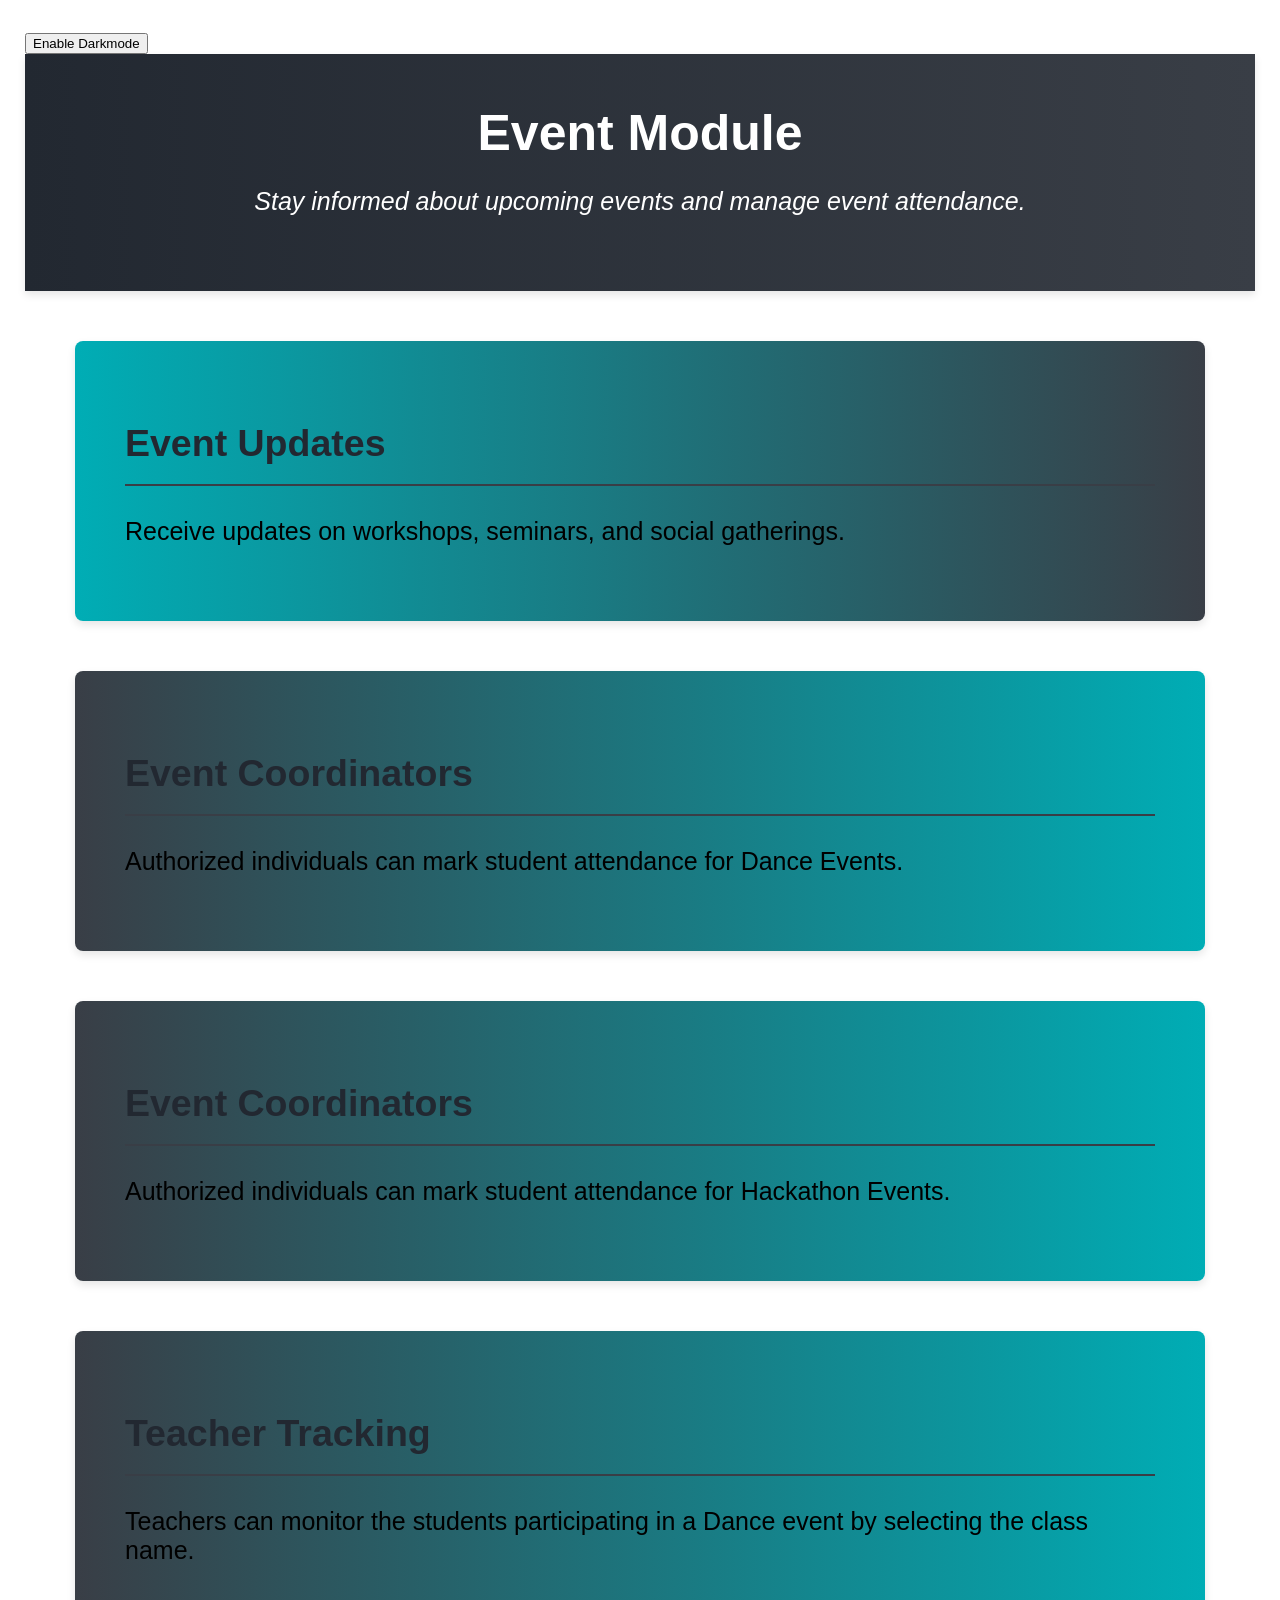
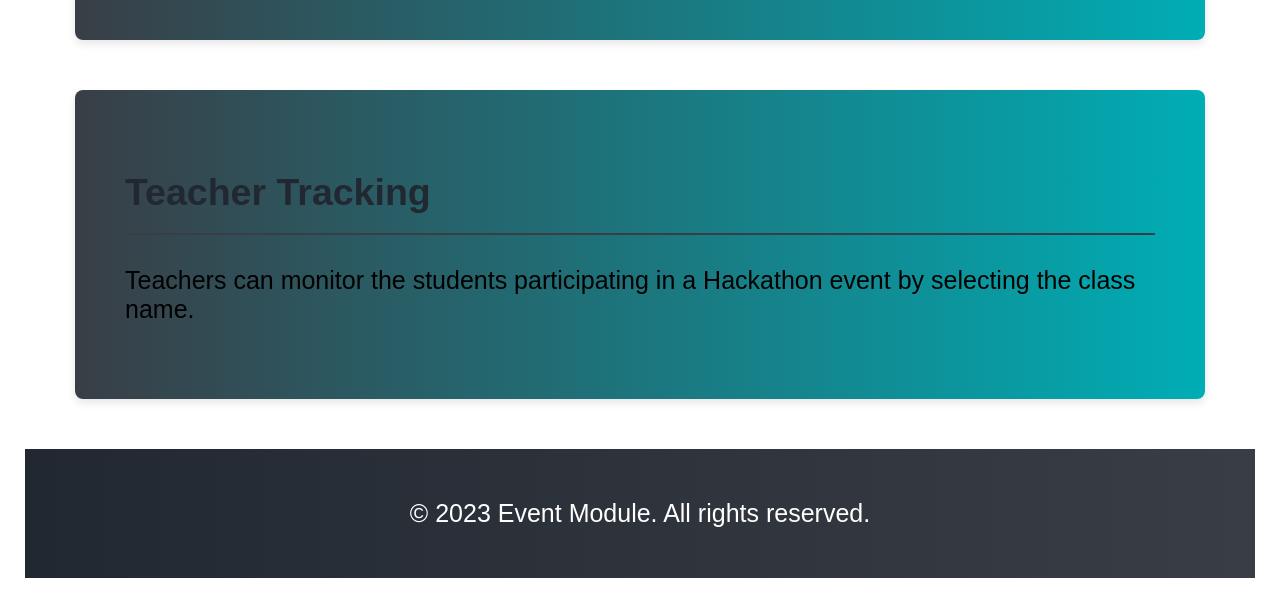
<file: index.html>
<!DOCTYPE html>
<html lang="en">
<head>
    <meta charset="UTF-8">
    <meta name="viewport" content="width=device-width, initial-scale=1.0">
    <link rel="stylesheet" href="home.css">
    <title>Event Module</title>
<style>
a {
    text-decoration: none;
    color: inherit;
}
body {
  padding: 25px;
  background-color: white;
  color: black;
  font-size: 25px;
}

.dark-mode {
  background-color: black;
  color: white;
}

.button{
    padding-left: 20px;
}
</style>

</head>
<body>
    <button onclick="myFunction()">Enable Darkmode</button>
    <div class="container">
        <header class="header">
            <h1>Event Module</h1>
            <p>Stay informed about upcoming events and manage event attendance.</p>
        </header>

        <section class="event-updates section">
            <a href="event_updates.html">
            <h2>Event Updates</h2>
            <p>Receive updates on workshops, seminars, and social gatherings.</p>
            </a>
        </section>

        <section class="event-coordinators section">
            <a href="attendance.html">
            <h2>Event Coordinators</h2>
            <p>Authorized individuals can mark student attendance for Dance Events.</p></a>
        </section>
        
        <section class="event-coordinators section">
            <a href="attendancehack.html">
            <h2>Event Coordinators</h2>
            <p>Authorized individuals can mark student attendance for Hackathon Events.</p></a>
        </section>


    

        <section class="teacher-tracking section">
            <a href="search.html">
            <h2>Teacher Tracking</h2>
            <p>Teachers can monitor the students participating in a Dance event by selecting the class name.</p>
            </a>
         </section>
         
         <section class="teacher-tracking section">
            <a href="searchHACK.html">
            <h2>Teacher Tracking</h2>
            <p>Teachers can monitor the students participating in a Hackathon event by selecting the class name.</p>
            </a>
         </section>

        

<script>
function myFunction() {
   var element = document.body;
   element.classList.toggle("dark-mode");
}
</script>
        <footer class="footer">
            <p>&copy; 2023 Event Module. All rights reserved.</p>
        </footer>
    </div>
</body>
</html>
</file>
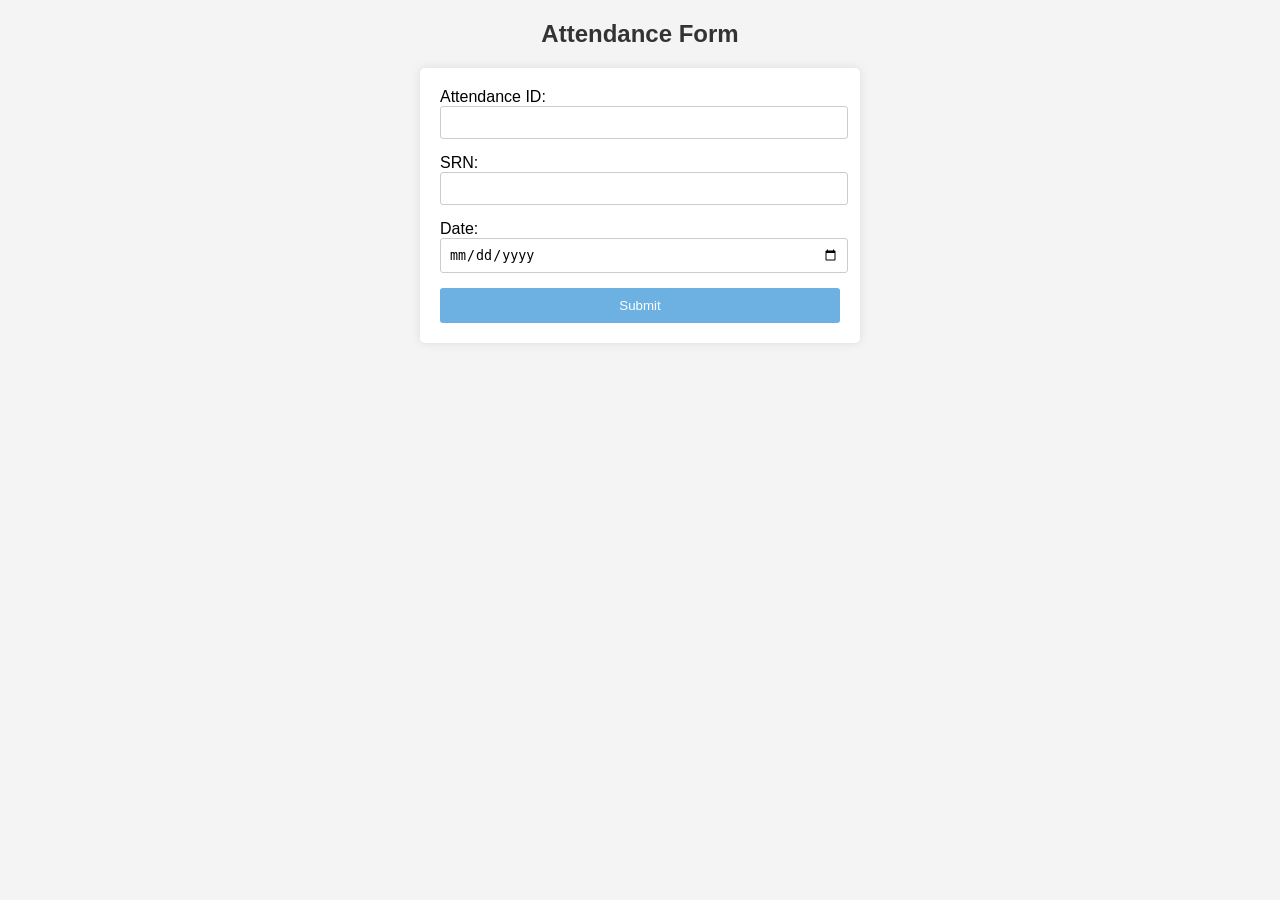
<file: attendance.html>
<!DOCTYPE html>
<html>
<head>
    <title>Attendance Form</title>
    <style>body {
        font-family: Arial, sans-serif;
        background-color: #f4f4f4;
        margin: 0;
        padding: 0;
    }
    
    h2 {
        text-align: center;
        margin-top: 20px;
        color: #333;
    }
    
    .attendance-form {
        width: 400px;
        margin: 20px auto;
        background: #fff;
        padding: 20px;
        border-radius: 5px;
        box-shadow: 0 0 10px rgba(0, 0, 0, 0.1);
    }
    
    .form-group {
        margin-bottom: 15px;
    }
    
    .input-field {
        width: calc(100% - 10px);
        padding: 8px;
        border: 1px solid #ccc;
        border-radius: 3px;
        transition: border-color 0.3s ease;
    }
    
    .input-field:focus {
        outline: none;
        border-color: #6cb1e1;
    }
    
    .submit-btn {
        width: 100%;
        padding: 10px;
        background-color: #6cb1e1;
        border: none;
        color: white;
        border-radius: 3px;
        cursor: pointer;
        transition: background-color 0.3s ease;
    }
    
    .submit-btn:hover {
        background-color: #4a8ab7;
    }
    
    .stu-att input[type="submit"] {
            background-color: #6cb1e1;
            border: none;
            color: white;
            padding: 10px 20px;
            text-align: center;
            text-decoration: none;
            display: inline-block;
            font-size: 16px;
            margin: 4px 2px;
            transition-duration: 0.4s;
            cursor: pointer;
            border-radius: 4px;
        }

        .stu-att input[type="submit"]:hover {
            background-color: #4a8ab7;
        }

        .stu body {
            font-family: Arial, sans-serif;
            background-color: #f4f4f4;
            margin: 0;
            padding: 0;
        }

        .stu h2 {
            text-align: center;
            margin-top: 20px;
            color: #333;
        }
    </style>
</head>
<body>
    <h2>Attendance Form</h2>
    <form action="attendanceRecord.php" method="post" class="attendance-form">
        <div class="form-group">
            <label for="attendance_id">Attendance ID:</label><br>
            <input type="text" id="attendance_id" name="attendance_id" class="input-field">
        </div>

        <div class="form-group">
            <label for="srn">SRN:</label><br>
            <input type="text" id="srn" name="srn" class="input-field">
        </div>

        <div class="form-group">
            <label for="date">Date:</label><br>
            <input type="date" id="date" name="date" class="input-field">
        </div>

        <input type="submit" value="Submit" class="submit-btn">
    </form>
    <!-- <form action="attendance.php" method="post">
        <div class="stu-att">
            <input type="submit" value="students Present list" style="text-align: center;">
        </div>
    </form> -->
</body>
</html>
</file>
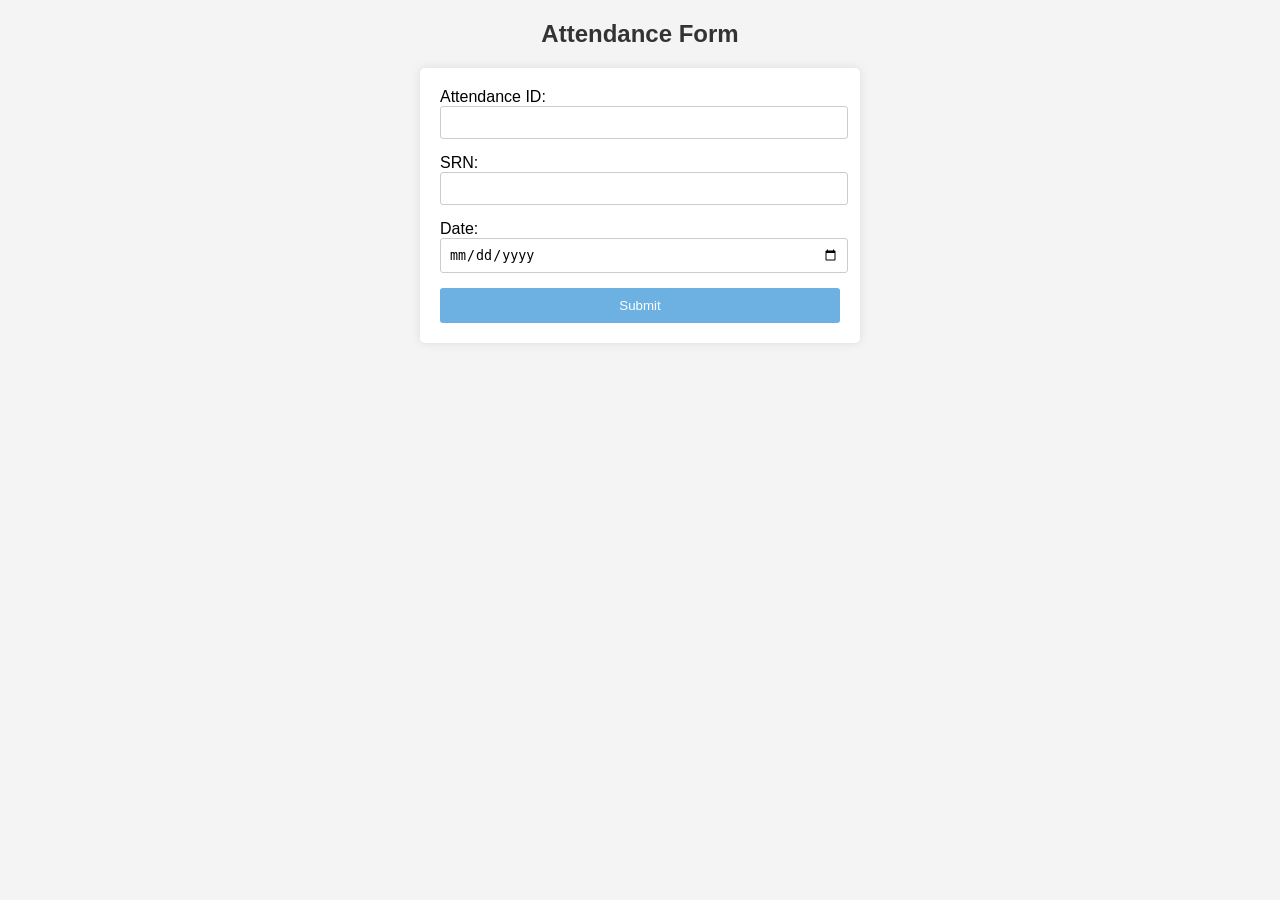
<file: attendancehack.html>
<!DOCTYPE html>
<html>
<head>
    <title>Attendance Form</title>
    <style>body {
        font-family: Arial, sans-serif;
        background-color: #f4f4f4;
        margin: 0;
        padding: 0;
    }
    
    h2 {
        text-align: center;
        margin-top: 20px;
        color: #333;
    }
    
    .attendance-form {
        width: 400px;
        margin: 20px auto;
        background: #fff;
        padding: 20px;
        border-radius: 5px;
        box-shadow: 0 0 10px rgba(0, 0, 0, 0.1);
    }
    
    .form-group {
        margin-bottom: 15px;
    }
    
    .input-field {
        width: calc(100% - 10px);
        padding: 8px;
        border: 1px solid #ccc;
        border-radius: 3px;
        transition: border-color 0.3s ease;
    }
    
    .input-field:focus {
        outline: none;
        border-color: #6cb1e1;
    }
    
    .submit-btn {
        width: 100%;
        padding: 10px;
        background-color: #6cb1e1;
        border: none;
        color: white;
        border-radius: 3px;
        cursor: pointer;
        transition: background-color 0.3s ease;
    }
    
    .submit-btn:hover {
        background-color: #4a8ab7;
    }
    
    .stu-att input[type="submit"] {
            background-color: #6cb1e1;
            border: none;
            color: white;
            padding: 10px 20px;
            text-align: center;
            text-decoration: none;
            display: inline-block;
            font-size: 16px;
            margin: 4px 2px;
            transition-duration: 0.4s;
            cursor: pointer;
            border-radius: 4px;
        }

        .stu-att input[type="submit"]:hover {
            background-color: #4a8ab7;
        }

        .stu body {
            font-family: Arial, sans-serif;
            background-color: #f4f4f4;
            margin: 0;
            padding: 0;
        }

        .stu h2 {
            text-align: center;
            margin-top: 20px;
            color: #333;
        }
    </style>
</head>
<body>
    <h2>Attendance Form</h2>
    <form action="attendanceRecordHack.php" method="post" class="attendance-form">
        <div class="form-group">
            <label for="attendance_id">Attendance ID:</label><br>
            <input type="text" id="attendance_id" name="attendance_id" class="input-field">
        </div>

        <div class="form-group">
            <label for="srn">SRN:</label><br>
            <input type="text" id="srn" name="srn" class="input-field">
        </div>

        <div class="form-group">
            <label for="date">Date:</label><br>
            <input type="date" id="date" name="date" class="input-field">
        </div>

        <input type="submit" value="Submit" class="submit-btn">
    </form>
    <!-- <form action="attendance.php" method="post">
        <div class="stu-att">
            <input type="submit" value="students Present list" style="text-align: center;">
        </div>
    </form> -->
</body>
</html>
</file>
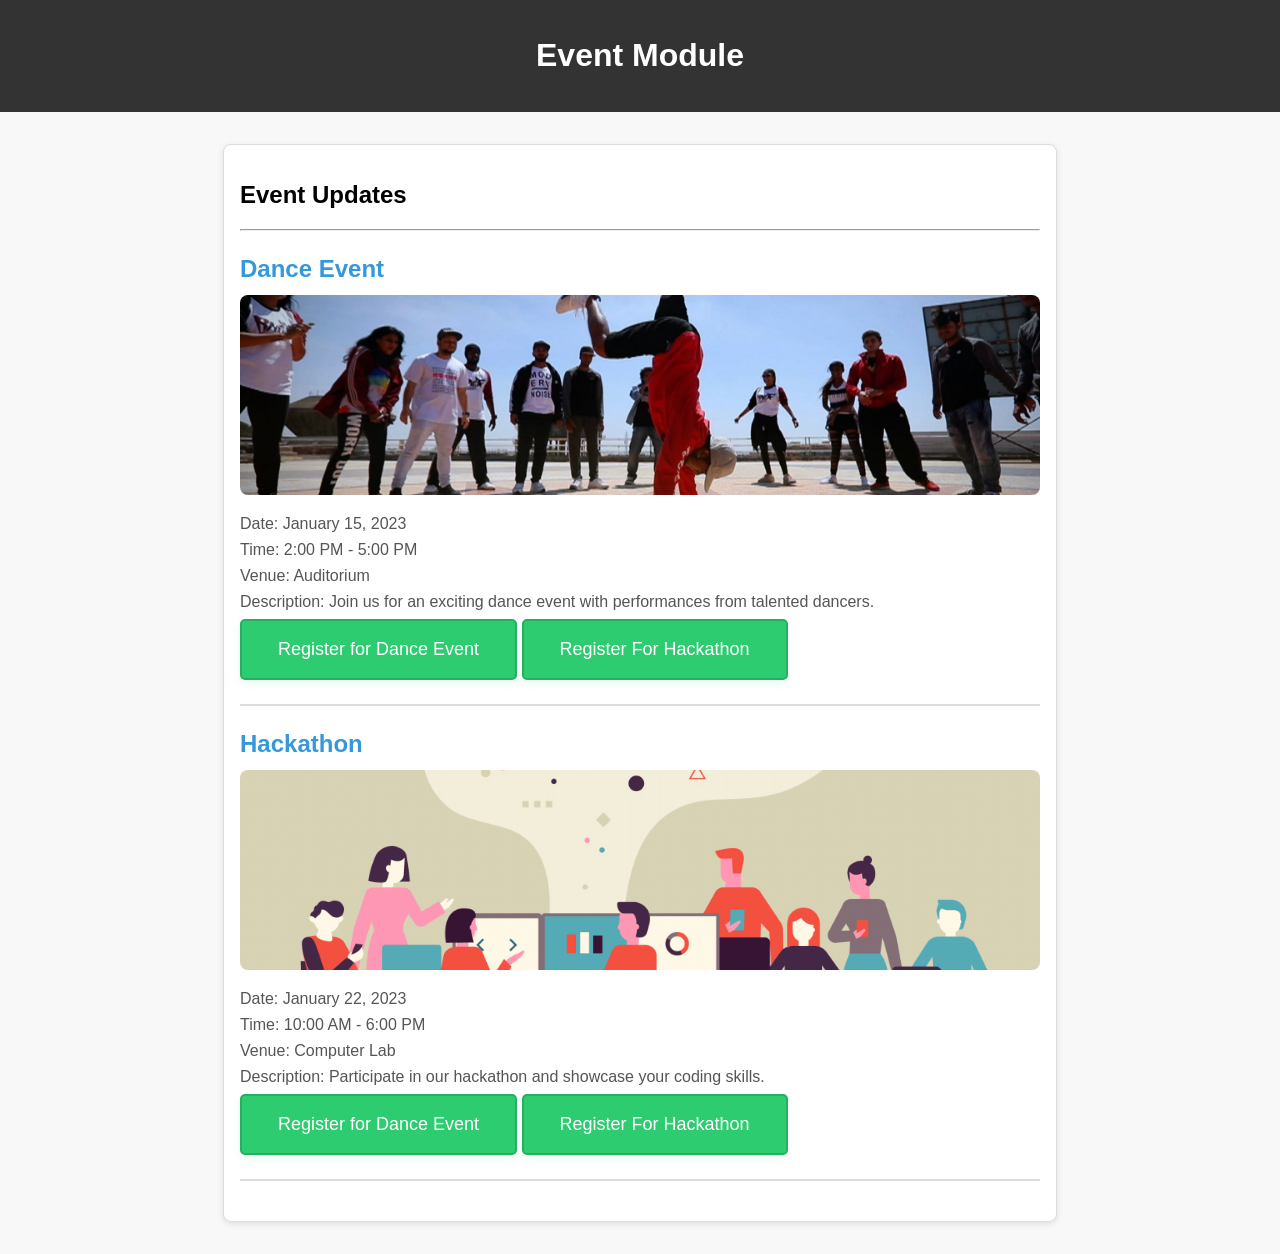
<file: event_updates.html>
<!DOCTYPE html>
<html lang="en">
<head>
    <meta charset="UTF-8">
    <meta name="viewport" content="width=device-width, initial-scale=1.0">
    <title>Event Updates</title>
    <link rel="stylesheet" href="event_updates.css">
</head>
<body>

    <header>
        <h1>Event Module</h1>
    </header>

    <section id="event-updates">
        <h2>Event Updates</h2><hr>
        <div id="event-container">
            <!-- Events will be dynamically added here from the backend -->
        </div>
    </section>

    <script >
  // Sample JavaScript code to dynamically fetch and display events from the backend

// Simulated data from the backend (replace this with actual backend integration)
const eventData = [
    {
        title: 'Dance Event',
        date: 'January 15, 2023',
        time: '2:00 PM - 5:00 PM',
        venue: 'Auditorium',
        description: 'Join us for an exciting dance event with performances from talented dancers.',
        photo: 'dance.jpg', // Add the photo file name or URL
    },
    {
        title: 'Hackathon',
        date: 'January 22, 2023',
        time: '10:00 AM - 6:00 PM',
        venue: 'Computer Lab',
        description: 'Participate in our hackathon and showcase your coding skills.',
        photo: 'hackathon.jpeg', // Add the photo file name or URL
    },
    // Add more events as needed
];

// Function to dynamically populate events in the container
function populateEventContainer() {
    const eventContainer = document.getElementById('event-container');

    eventData.forEach(event => {
        const eventUpdate = document.createElement('div');
        eventUpdate.classList.add('event-update');
        eventUpdate.innerHTML = `
            <h3>${event.title}</h3>
            <img src="${event.photo}" alt="${event.title} Photo" class="event-photo">
            <p>Date: ${event.date}</p>
            <p>Time: ${event.time}</p>
            <p>Venue: ${event.venue}</p>
            <p>Description: ${event.description}</p>
            <button onclick="registerForEvent('${event.title}')">Register for Dance Event</button>
            <button onclick="registerForHackEvent('${event.title}')">Register For Hackathon</button>
        `;

        eventContainer.appendChild(eventUpdate);
    });
}

// Function to handle event registration and redirect to another page
function registerForEvent(eventName) {
    // Replace this with your actual registration logic
    // For demonstration purposes, redirecting to another page
    window.location.href = `stu.html?event=${eventName}`;
   
}
function registerForHackEvent(eventName) {
    // Replace this with your actual registration logic
    // For demonstration purposes, redirecting to another page
    window.location.href = `hack.html?event=${eventName}`;
   
}

// Call the function to populate events on page load
populateEventContainer();


    </script>
</body>
</html>
</file>
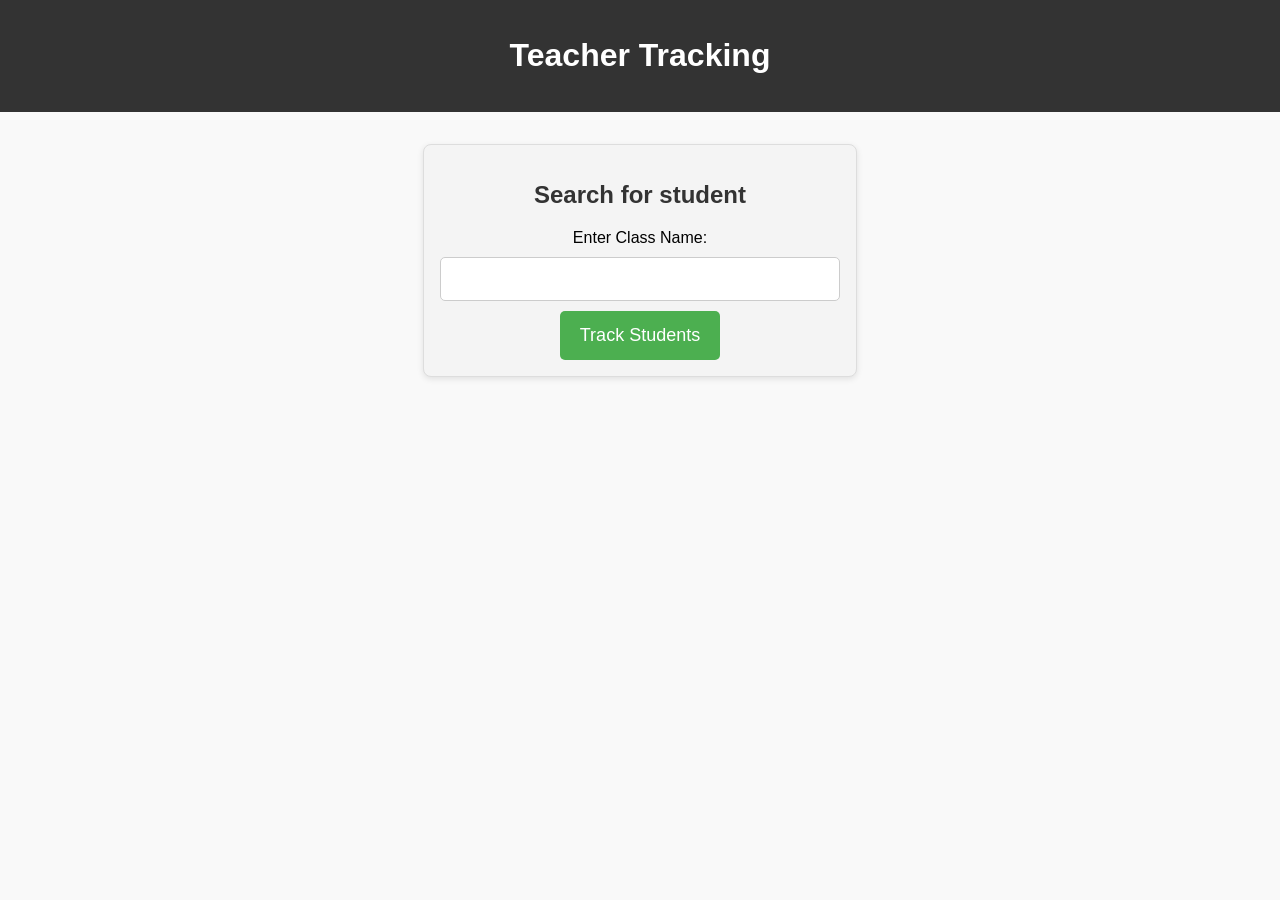
<file: search.html>
<!DOCTYPE html>
<html>
<head>
    <title>Search Students</title>
    <style>

       header {
    background-color: #333;
    color: #fff;
    text-align: center;
    padding: 1em;
}
        
     
body {
    font-family: 'Segoe UI', Tahoma, Geneva, Verdana, sans-serif;
    margin: 0;
    padding: 0;
    background-color: #f9f9f9;
 justify-content: center;
            height: 100vh;

}

div {
    max-width: 600px;
    margin: 2em auto;
    padding: 1em;
    border: 1px solid #ddd;
    border-radius: 8px;
    background-color: #f4f4f4;
    box-shadow: 0 2px 6px rgba(0, 0, 0, 0.1);
    transition: box-shadow 0.3s ease;
    width: 400px;
}

div:hover {
    box-shadow: 0 4px 12px rgba(0, 0, 0, 0.2);
}



        form {
            text-align: center;
        }

        h2 {
            color: #333;
            font-size: 24px;
            margin-bottom: 20px;
        }

        input[type="text"] {
            width: 100%;
            padding: 12px;
            margin: 10px 0;
            border: 1px solid #ccc;
            border-radius: 5px;
            box-sizing: border-box;
            font-size: 16px;
            background-color: #fff; /* White background color */
        }

        input[type="submit"] {
            background-color: #4caf50;
            color: #fff;
            padding: 14px 20px;
            border: none;
            border-radius: 5px;
            cursor: pointer;
            transition: background-color 0.3s ease;
            font-size: 18px;
        }

        input[type="submit"]:hover {
            background-color: #45a049;
        }
    </style>
   
</head>
<body>
     <header>
        <h1>Teacher Tracking</h1>
    </header>

    <div>
        <form action="resultst.php" method="post">
            <h2>Search for student</h2>
            Enter Class Name: <input type="text" name="class_name"/>
            <input type="submit" value="Track Students"/>
        </form>
    </div>

</body>
</html>
</file>
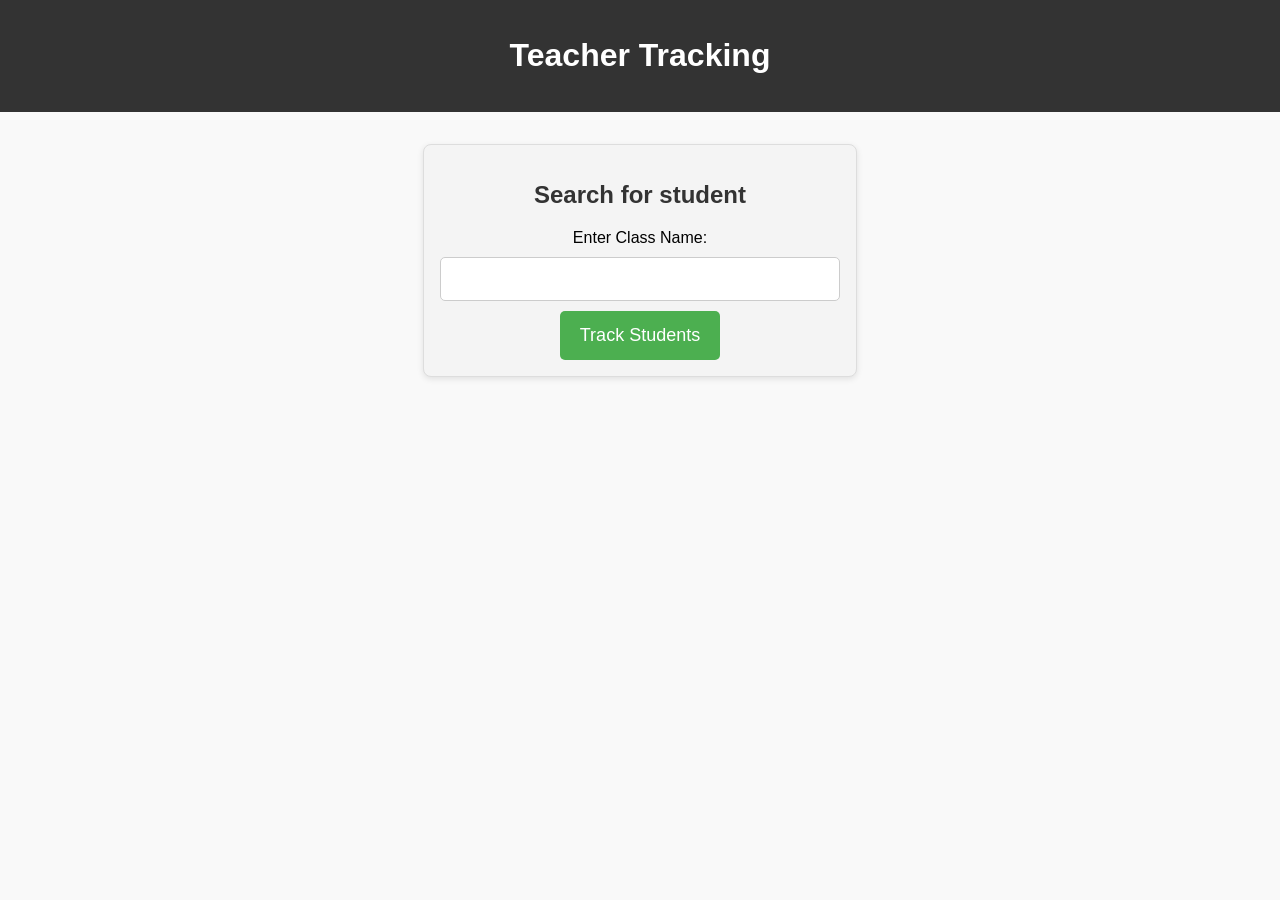
<file: searchHACK.html>
<!DOCTYPE html>
<html>
<head>
    <title>Search Students</title>
    <style>

       header {
    background-color: #333;
    color: #fff;
    text-align: center;
    padding: 1em;
}
        
     
body {
    font-family: 'Segoe UI', Tahoma, Geneva, Verdana, sans-serif;
    margin: 0;
    padding: 0;
    background-color: #f9f9f9;
 justify-content: center;
            height: 100vh;

}

div {
    max-width: 600px;
    margin: 2em auto;
    padding: 1em;
    border: 1px solid #ddd;
    border-radius: 8px;
    background-color: #f4f4f4;
    box-shadow: 0 2px 6px rgba(0, 0, 0, 0.1);
    transition: box-shadow 0.3s ease;
    width: 400px;
}

div:hover {
    box-shadow: 0 4px 12px rgba(0, 0, 0, 0.2);
}



        form {
            text-align: center;
        }

        h2 {
            color: #333;
            font-size: 24px;
            margin-bottom: 20px;
        }

        input[type="text"] {
            width: 100%;
            padding: 12px;
            margin: 10px 0;
            border: 1px solid #ccc;
            border-radius: 5px;
            box-sizing: border-box;
            font-size: 16px;
            background-color: #fff; /* White background color */
        }

        input[type="submit"] {
            background-color: #4caf50;
            color: #fff;
            padding: 14px 20px;
            border: none;
            border-radius: 5px;
            cursor: pointer;
            transition: background-color 0.3s ease;
            font-size: 18px;
        }

        input[type="submit"]:hover {
            background-color: #45a049;
        }
    </style>
   
</head>
<body>
     <header>
        <h1>Teacher Tracking</h1>
    </header>

    <div>
        <form action="resultHack.php" method="post">
            <h2>Search for student</h2>
            Enter Class Name: <input type="text" name="class_name"/>
            <input type="submit" value="Track Students"/>
        </form>
    </div>

</body>
</html>
</file>
<file: home.css>
body {
    font-family: 'Arial', sans-serif;
    margin: 0;
    padding: 0;
    background-color: #f7f7f7;
}

a {
    text-decoration: none;
}

.header {
    background: linear-gradient(to right, #222831, #393E46); /* Gradient from Dark Blue-Grey to Dark Grey */
    color: #fff;
    text-align: center;
    padding: 2em 0;
    box-shadow: 0 4px 8px rgba(0, 0, 0, 0.1);
}

.header h1 {
    margin: 0;
    font-size: 2em;
}

.header p {
    font-style: italic;
}

.section {
    background-color: #EEEEEE; /* Light Gray */
    border-radius: 8px;
    box-shadow: 0 4px 8px rgba(0, 0, 0, 0.1);
    padding: 2em;
    margin: 2em;
    transition: transform 0.3s ease-in-out;
}

.section:hover {
    transform: scale(1.02);
}

.section h2 {
    color: #222831; /* Dark Blue-Grey */
    border-bottom: 2px solid #393E46; /* Dark Grey */
    padding-bottom: 0.5em;
}

.event-updates {
    background: linear-gradient(to right, #00ADB5, #393E46); /* Gradient from Teal to Dark Grey */
}

.event-coordinators {
    background: linear-gradient(to right, #393E46, #00ADB5); /* Gradient from Dark Grey to Teal */
}

.registration {
    background: linear-gradient(to right, #00ADB5, #393E46); /* Gradient from Teal to Dark Grey */
}

.automated-lists {
    background: linear-gradient(to right, #EEEEEE, #393E46); /* Gradient from Light Grey to Dark Grey */
}

.teacher-tracking {
    background: linear-gradient(to right, #393E46, #00ADB5); /* Gradient from Dark Grey to Teal */
}

.footer {
    background: linear-gradient(to right, #222831, #393E46); /* Gradient from Dark Blue-Grey to Dark Grey */
    color: #fff;
    text-align: center;
    padding: 1em 0;
}
</file>
<file: event_updates.css>
body {
    font-family: 'Segoe UI', Tahoma, Geneva, Verdana, sans-serif;
    margin: 0;
    padding: 0;
    background-color: #f8f8f8;
}

header {
    background-color: #333;
    color: #fff;
    text-align: center;
    padding: 1em;
}

section {
    max-width: 800px;
    margin: 2em auto;
    padding: 1em;
    border: 1px solid #ddd;
    border-radius: 8px;
    background-color: #fff;
    box-shadow: 0 2px 6px rgba(0, 0, 0, 0.1);
}

.event-update {
    border-bottom: 2px solid #ddd;
    margin-bottom: 1.5em;
    padding-bottom: 1.5em;
    transition: transform 0.3s ease-in-out;
}

.event-update:hover {
    transform: scale(1.02);
}

.event-update h3 {
    color: #3498db;;
    margin-bottom: 0.5em;
    font-size: 24px;
}

.event-update img {
    width: 100%;
    max-height: 200px;
    object-fit: cover;
    border-radius: 8px;
    margin-bottom: 0.5em;
}

.event-update p {
    color: #555;
    margin: 0.5em 0;
}

button {
    background-color: #2ecc71; /* Original color */
    color: #fff;
    border: 2px solid #27ae60;
    padding: 1em 2em;;
    cursor: pointer;
    transition: background-color 0.3s ease, color 0.3s ease, transform 0.2s ease;
    border-radius: 5px;
    box-shadow: 0 4px 8px rgba(46, 204, 113, 0.1);
   font-size: 18px
}

button:hover {
    background-color: #33d37a; /* Brighter color on hover */
    color: #fff;
    transform: scale(1.05);
}

}

}

/* Add more styles as needed */
</file>
